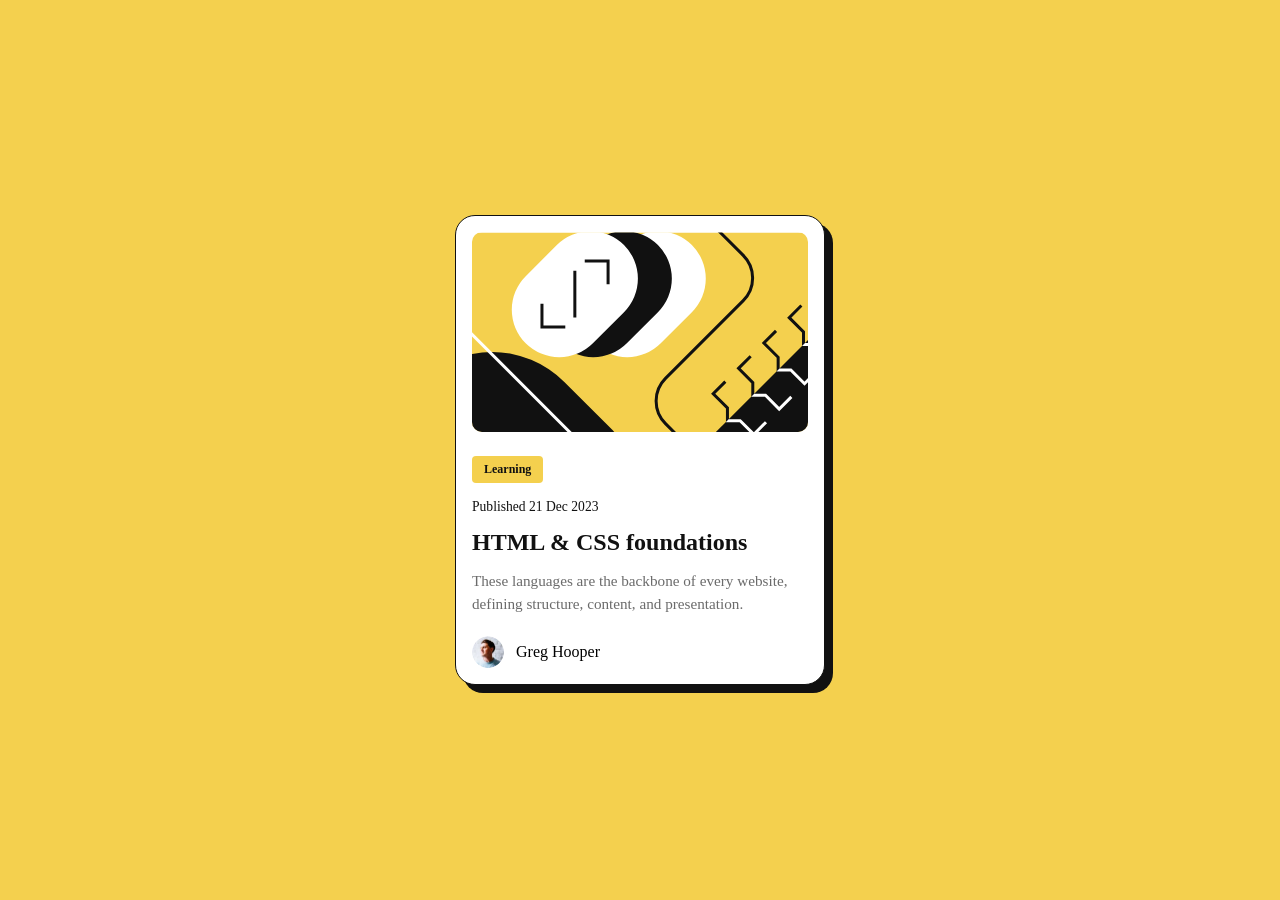
<file: blog-preview-card-main/index.html>
<!DOCTYPE html>
<html lang="en">
<head>
  <meta charset="UTF-8">
  <meta name="viewport" content="width=device-width, initial-scale=1.0">

  <link rel="icon" type="image/png" sizes="32x32" href="./assets/images/favicon-32x32.png">
  <link rel="stylesheet" href="style.css"/>

  <title>Frontend Mentor | Blog preview card</title>
</head>
<body>

  <article class="card">
    <img class="card-image" src="./assets/images/illustration-article.svg" alt=" illustration art">

    <span class="card-badge">Learning</span>

    <p class="card-date">Published 21 Dec 2023</p>

    <h1 class="card-title">HTML <span>&</span> CSS foundations</h1>

    <p class="card-text">These languages are the backbone of every website, defining structure, content, and presentation.</p>

    <div class="card-author">
      <img class="card-avatar" src="./assets/images/image-avatar.webp" alt="image-avatar>
      <span class="card-author-name">Greg Hooper</span>
    </div>
  </article>

</body>
</html>
</file>
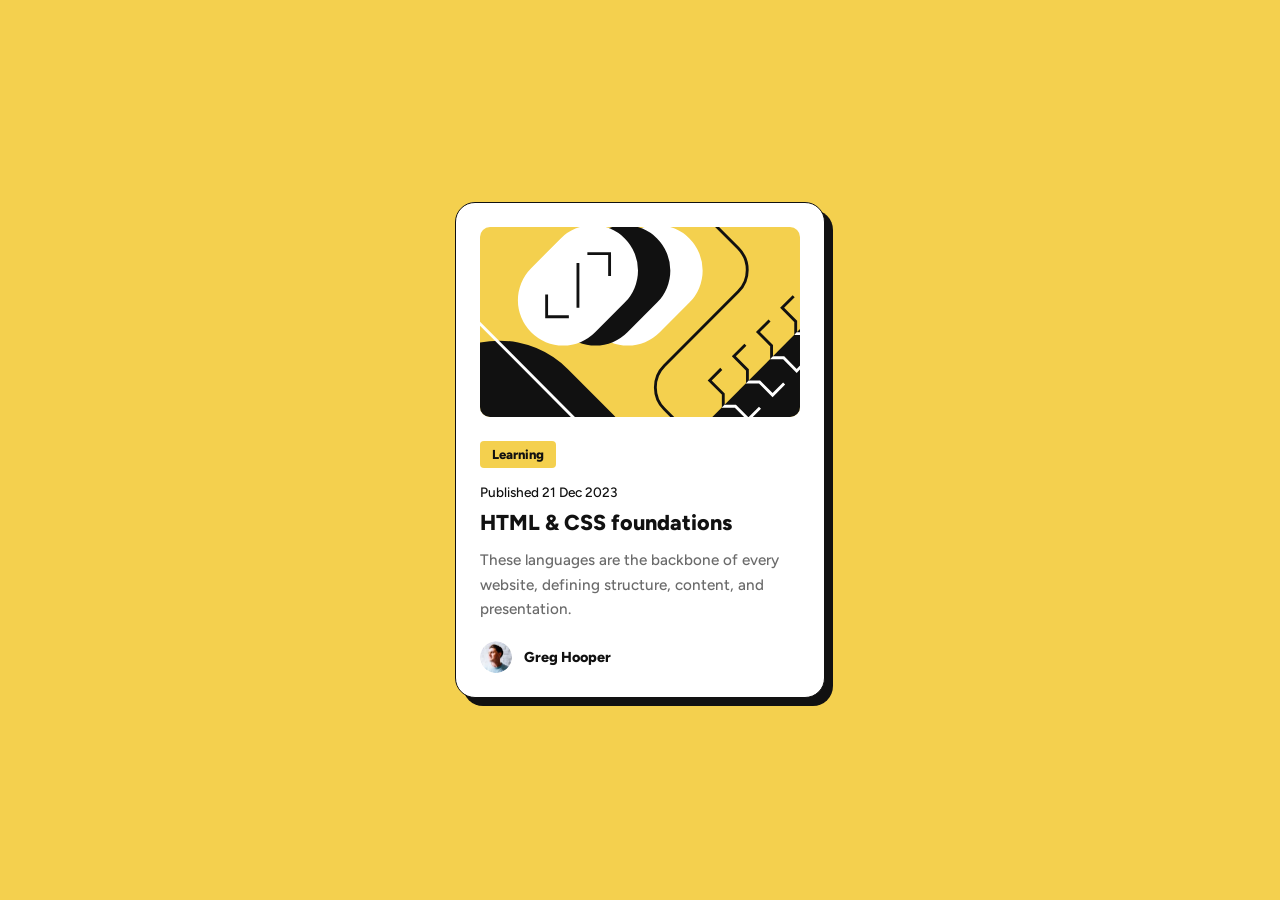
<file: frontend-mentor-assigments/blog-preview-card-main/index.html>
<!DOCTYPE html>
<html lang="en">
<head>
  <meta charset="UTF-8">
  <meta name="viewport" content="width=device-width, initial-scale=1.0">

  <link rel="icon" type="image/png" sizes="32x32" href="./assets/images/favicon-32x32.png">

  <link rel="preconnect" href="https://fonts.googleapis.com">
  <link rel="preconnect" href="https://fonts.gstatic.com" crossorigin>
  <link href="https://fonts.googleapis.com/css2?family=Figtree:wght@500;800&display=swap" rel="stylesheet">

  <link rel="stylesheet" href="style.css"/>

  <title>Frontend Mentor | Blog preview card</title>
</head>
<body>

  <article class="card">
    <img class="card-image" src="./assets/images/illustration-article.svg" alt="Illustration of HTML and CSS code elements">

    <span class="card-badge">Learning</span>

    <p class="card-date">Published 21 Dec 2023</p>

    <h1 class="card-title">HTML <span>&amp;</span> CSS foundations</h1>

    <p class="card-text">These languages are the backbone of every website, defining structure, content, and presentation.</p>

    <div class="card-author">
      <img class="card-avatar" src="./assets/images/image-avatar.webp" alt="Greg Hooper's avatar">
      <span class="card-author-name">Greg Hooper</span>
    </div>
  </article>

</body>
</html>
</file>
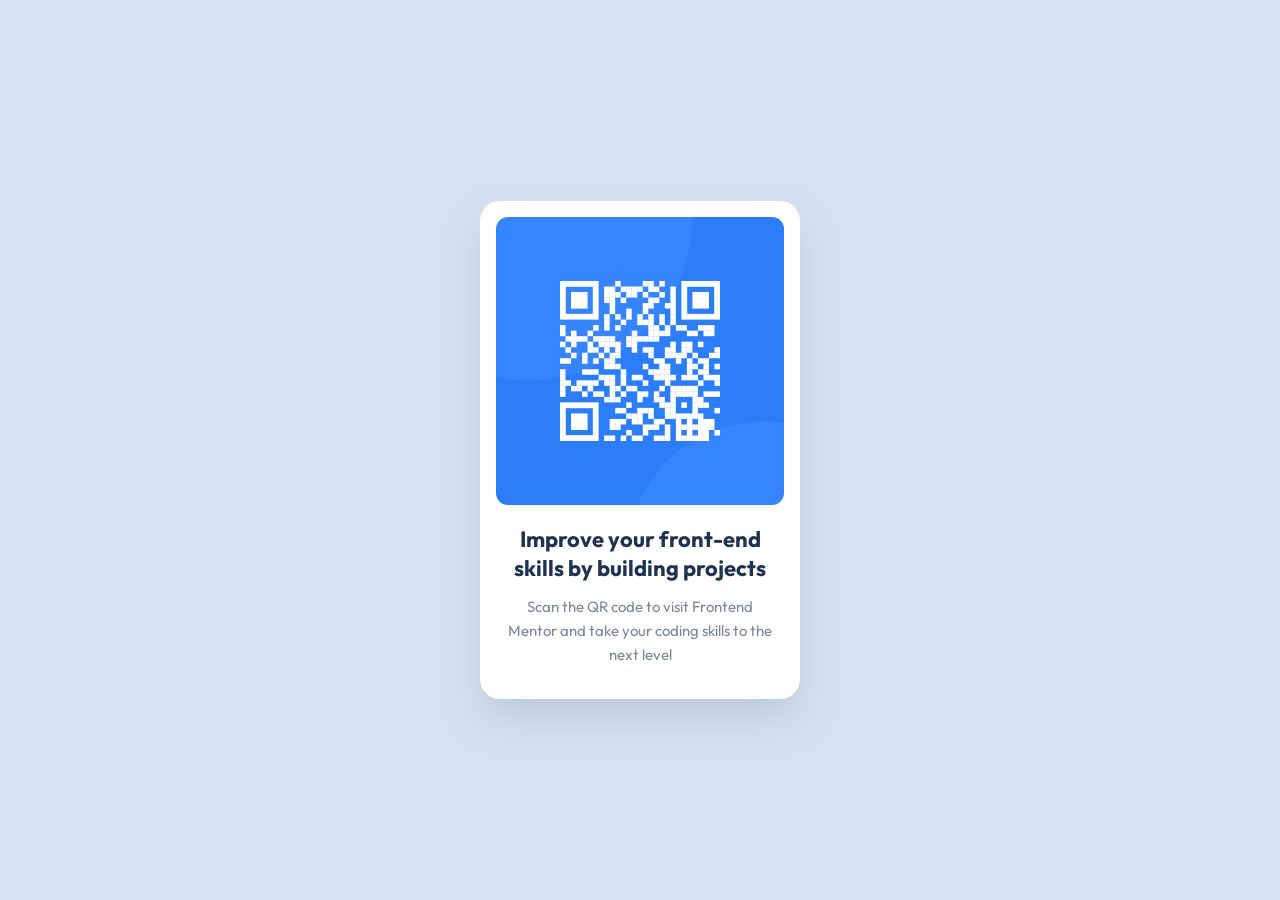
<file: frontend-mentor-assigments/qr-code-component-main/index.html>
<!DOCTYPE html>
<html lang="en">
<head>
  <meta charset="UTF-8">
  <meta name="viewport" content="width=device-width, initial-scale=1.0">

  <link rel="icon" type="image/png" sizes="32x32" href="./images/favicon-32x32.png">
  <link rel="preconnect" href="https://fonts.googleapis.com">
  <link rel="preconnect" href="https://fonts.gstatic.com" crossorigin>
  <link href="https://fonts.googleapis.com/css2?family=Outfit:wght@400;700&display=swap" rel="stylesheet">
  <link rel="stylesheet" href="style.css">

  <title>Frontend Mentor | QR code component</title>
</head>
<body>
  <main class="card">
    <figure class="card-figure">
      <img
        class="card-image"
        src="./images/image-qr-code.png"
        alt="QR code linking to the Frontend Mentor website"
      >
    </figure>
    <div class="card-content">
      <h1 class="card-title">Improve your front-end skills by building projects</h1>
      <p class="card-description">
        Scan the QR code to visit Frontend Mentor and take your coding skills to the next level
      </p>
    </div>
  </main>
</body>
</html>
</file>
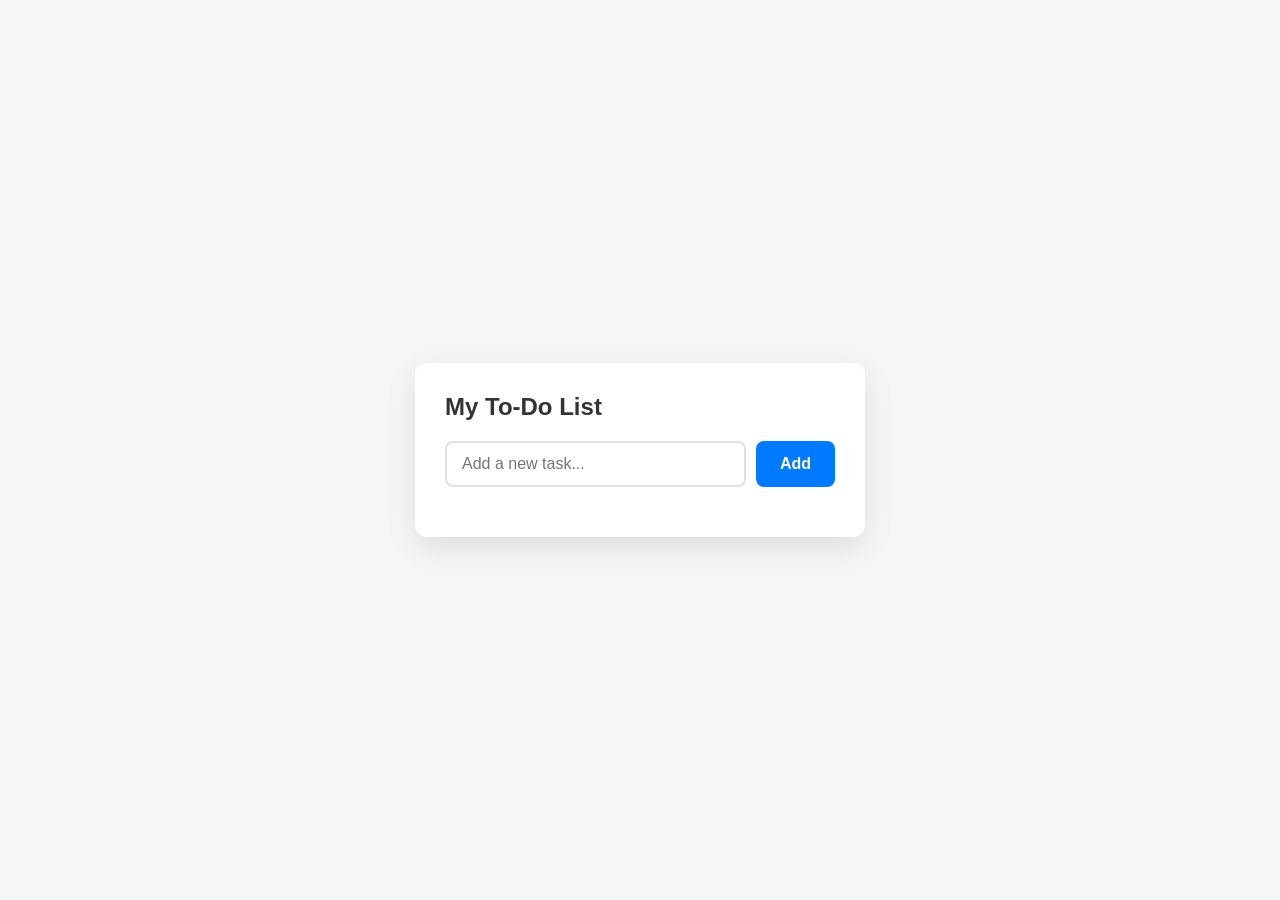
<file: todo-list-api/todo-api.html>
<!doctype html>
<html lang="en">
  <head>
    <meta charset="UTF-8" />
    <meta name="viewport" content="width=device-width, initial-scale=1.0" />
    <title>to do</title>
    <link rel="stylesheet" href="todo-api.css" />
  </head>
  <body>
    <div class="todo-container">
      <h2>My To-Do List</h2>
      <div class="todo-input-row">
        <input type="text" id="task-input" placeholder="Add a new task..." />
        <button id="add-btn">Add</button>
      </div>
      <ul id="task-list"></ul>
    </div>
    <script src="todo-api.js"></script>
  </body>
</html>
</file>
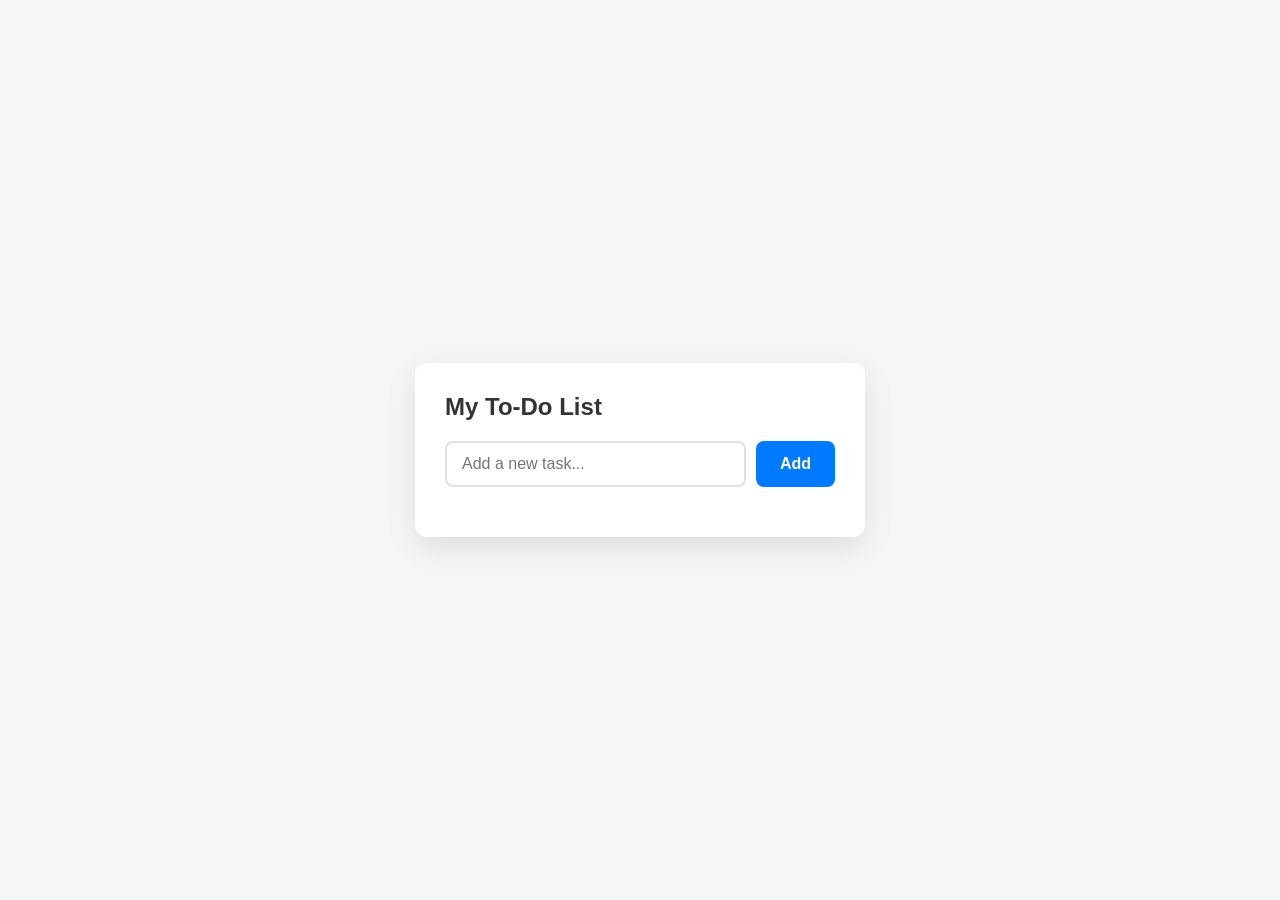
<file: todo-list/todo.html>
<!doctype html>
<html lang="en">
  <head>
    <meta charset="UTF-8" />
    <meta name="viewport" content="width=device-width, initial-scale=1.0" />
    <title>to do</title>
    <link rel="stylesheet" href="todo.css" />
  </head>
  <body>
    <div class="todo-container">
      <h2>My To-Do List</h2>
      <div class="todo-input-row">
        <input type="text" id="task-input" placeholder="Add a new task..." />
        <button id="add-btn">Add</button>
      </div>
      <ul id="task-list"></ul>
    </div>
    <script src="todo.js"></script>
  </body>
</html>
</file>
<file: blog-preview-card-main/style.css>
:root {
    --yellow: #F4D04E;
    --black: #111111;
    --gray: #6B6B6B;
    --card-radius: 20px;
}

* {
    box-sizing: border-box;
}

body {
    min-height: 100vh;
    margin: 0;
    display: flex;
    justify-content: center;
    align-items: center;
    background-color: var(--yellow);
    padding: 24px;
}

.card {
    width: 100%;
    max-width: 370px;
    background-color: #ffffff;
    border: 1.5px solid var(--black);
    border-radius: var(--card-radius);
    padding: 16px;
    box-shadow: 8px 8px 0 var(--black);
}

.card-image {
    width: 100%;
    aspect-ratio: 336 / 200;
    object-fit: cover;
    display: block;
    border-radius: 10px;
    margin-bottom: 24px;
}

.card-badge {
    display: inline-block;
    background-color: var(--yellow);
    color: var(--black);
    font-weight: 800;
    font-size: 0.75rem;
    padding: 6px 12px;
    border-radius: 4px;
    margin-bottom: 16px;
}

.card-date {
    color: var(--black);
    font-size: 0.85rem;
    margin: 0 0 12px;
}

.card-title {
    font-size: 1.5rem;
    line-height: 1.3;
    margin: 0 0 12px;
    color: var(--black);
}

.card-title:hover {
    color: var(--yellow);
    cursor: pointer;
}

.card-text {
    color: var(--gray);
    font-size: 0.95rem;
    line-height: 1.5;
    margin: 0 0 20px;
}

.card-author {
    display: flex;
    align-items: center;
    gap: 12px;
}

.card-avatar {
    width: 32px;
    height: 32px;
    border-radius: 50%;
}

.card-author-name {
    font-weight: 800;
    font-size: 0.9rem;
    color: var(--black);
}
</file>
<file: frontend-mentor-assigments/blog-preview-card-main/style.css>
:root {
    --yellow: #F4D04E;
    --black: #111111;
    --gray: #6B6B6B;
    --card-radius: 20px;
    --font-family: 'Figtree', sans-serif;
}

* {
    box-sizing: border-box;
}

body {
    min-height: 100vh;
    margin: 0;
    display: flex;
    justify-content: center;
    align-items: center;
    background-color: var(--yellow);
    padding: 24px;
    font-family: var(--font-family);
}

.card {
    width: 100%;
    max-width: 370px;
    background-color: #ffffff;
    border: 1.5px solid var(--black);
    border-radius: var(--card-radius);
    padding: 24px;
    box-shadow: 8px 8px 0 var(--black);
    transition: transform 0.3s ease, box-shadow 0.3s ease;
}

.card:hover {
    transform: translate(-4px, -4px);
    box-shadow: 12px 12px 0 var(--black);
}

.card-image {
    width: 100%;
    aspect-ratio: 336 / 200;
    object-fit: cover;
    display: block;
    border-radius: 10px;
    margin-bottom: 24px;
}

.card-badge {
    display: inline-block;
    background-color: var(--yellow);
    color: var(--black);
    font-family: var(--font-family);
    font-weight: 800;
    font-size: 0.8125rem;
    padding: 6px 12px;
    border-radius: 4px;
    margin-bottom: 16px;
}

.card-date {
    color: var(--black);
    font-family: var(--font-family);
    font-weight: 500;
    font-size: 0.85rem;
    margin: 0 0 8px;
}

.card-title {
    font-family: var(--font-family);
    font-weight: 800;
    font-size: 1.35rem;
    line-height: 1.3;
    margin: 0 0 12px;
    color: var(--black);
    transition: color 0.3s ease;
}

.card-title:hover {
    color: var(--yellow);
    cursor: pointer;
}

.card-text {
    color: var(--gray);
    font-family: var(--font-family);
    font-weight: 500;
    font-size: 0.95rem;
    line-height: 1.6;
    margin: 0 0 20px;
}

.card-author {
    display: flex;
    align-items: center;
    gap: 12px;
}

.card-avatar {
    width: 32px;
    height: 32px;
    border-radius: 50%;
}

.card-author-name {
    font-family: var(--font-family);
    font-weight: 800;
    font-size: 0.9rem;
    color: var(--black);
}
</file>
<file: frontend-mentor-assigments/qr-code-component-main/style.css>
* {
    margin: 0;
    padding: 0;
    box-sizing: border-box;
}

body {
    min-height: 100vh;
    display: flex;
    justify-content: center;
    align-items: center;
    background-color: hsl(212, 45%, 89%);
    font-family: 'Outfit', system-ui, -apple-system, BlinkMacSystemFont, 'Segoe UI', Roboto, sans-serif;
    padding: 1rem;
}

.card {
    width: 100%;
    max-width: 20rem;
    background-color: hsl(0, 0%, 100%);
    border-radius: 1.25rem;
    padding: 1rem;
    display: flex;
    flex-direction: column;
    gap: 1.25rem;
    box-shadow: 0 1.25rem 2.5rem -0.5rem hsla(220, 15%, 55%, 0.35);
}

.card-figure {
    line-height: 0;
}

.card-image {
    width: 100%;
    height: auto;
    display: block;
    border-radius: 0.75rem;
}

.card-content {
    text-align: center;
    padding: 0 0.5rem 1rem;
    display: flex;
    flex-direction: column;
    gap: 0.75rem;
}

.card-title {
    font-size: 1.375rem;
    font-weight: 700;
    line-height: 1.3;
    color: hsl(218, 44%, 22%);
}

.card-description {
    font-size: 0.9375rem;
    font-weight: 400;
    line-height: 1.6;
    color: hsl(220, 15%, 55%);
}
</file>
<file: todo-list-api/todo-api.css>
* {
    margin: 0;
    padding: 0;
    box-sizing: border-box;
    font-family: 'Segoe UI', Tahoma, Geneva, Verdana, sans-serif;
}

body {
    background: #f4f7f6;
    display: flex;
    justify-content: center;
    align-items: center;
    min-height: 100vh;
}

.todo-container {
    background: #ffffff;
    width: 100%;
    max-width: 450px;
    padding: 30px;
    border-radius: 12px;
    box-shadow: 0 10px 30px rgba(0, 0, 0, 0.1);
}

h2 {
    color: #333;
    margin-bottom: 20px;
    font-size: 24px;
}

.todo-input-row {
    display: flex;
    gap: 10px;
    margin-bottom: 20px;
}

#task-input {
    flex: 1;
    padding: 12px 15px;
    border: 2px solid #e0e0e0;
    border-radius: 8px;
    font-size: 16px;
    outline: none;
    transition: border-color 0.3s;
}

#task-input:focus {
    border-color: #007bff;
}

#add-btn {
    padding: 12px 24px;
    background: #007bff;
    color: white;
    border: none;
    border-radius: 8px;
    font-size: 16px;
    font-weight: 600;
    cursor: pointer;
    transition: background 0.3s;
}

#add-btn:hover {
    background: #0056b3;
}

#task-list {
    list-style: none;
}

#task-list li {
    display: flex;
    justify-content: space-between;
    align-items: center;
    padding: 12px 15px;
    background: #f9f9f9;
    border-radius: 8px;
    margin-bottom: 10px;
    font-size: 16px;
    color: #444;
    cursor: pointer;
    transition: all 0.3s;
}

#task-list li:hover {
    background: #f1f1f1;
}

#task-list li.completed {
    text-decoration: line-through;
    color: #aaa;
    background: #fdfdfd;
}

.delete-btn {
    background: #ff4d4d;
    color: white;
    border: none;
    padding: 5px 10px;
    border-radius: 4px;
    cursor: pointer;
    font-size: 12px;
    transition: background 0.3s;
}

.delete-btn:hover {
    background: #cc0000;
}
</file>
<file: todo-list/todo.css>
* {
    margin: 0;
    padding: 0;
    box-sizing: border-box;
    font-family: 'Segoe UI', Tahoma, Geneva, Verdana, sans-serif;
}

body {
    background: #f4f7f6;
    display: flex;
    justify-content: center;
    align-items: center;
    min-height: 100vh;
}

.todo-container {
    background: #ffffff;
    width: 100%;
    max-width: 450px;
    padding: 30px;
    border-radius: 12px;
    box-shadow: 0 10px 30px rgba(0, 0, 0, 0.1);
}

h2 {
    color: #333;
    margin-bottom: 20px;
    font-size: 24px;
}

.todo-input-row {
    display: flex;
    gap: 10px;
    margin-bottom: 20px;
}

#task-input {
    flex: 1;
    padding: 12px 15px;
    border: 2px solid #e0e0e0;
    border-radius: 8px;
    font-size: 16px;
    outline: none;
    transition: border-color 0.3s;
}

#task-input:focus {
    border-color: #007bff;
}

#add-btn {
    padding: 12px 24px;
    background: #007bff;
    color: white;
    border: none;
    border-radius: 8px;
    font-size: 16px;
    font-weight: 600;
    cursor: pointer;
    transition: background 0.3s;
}

#add-btn:hover {
    background: #0056b3;
}

#task-list {
    list-style: none;
}

#task-list li {
    display: flex;
    justify-content: space-between;
    align-items: center;
    padding: 12px 15px;
    background: #f9f9f9;
    border-radius: 8px;
    margin-bottom: 10px;
    font-size: 16px;
    color: #444;
    cursor: pointer;
    transition: all 0.3s;
}

#task-list li:hover {
    background: #f1f1f1;
}

#task-list li.completed {
    text-decoration: line-through;
    color: #aaa;
    background: #fdfdfd;
}

.delete-btn {
    background: #ff4d4d;
    color: white;
    border: none;
    padding: 5px 10px;
    border-radius: 4px;
    cursor: pointer;
    font-size: 12px;
    transition: background 0.3s;
}

.delete-btn:hover {
    background: #cc0000;
}
</file>
